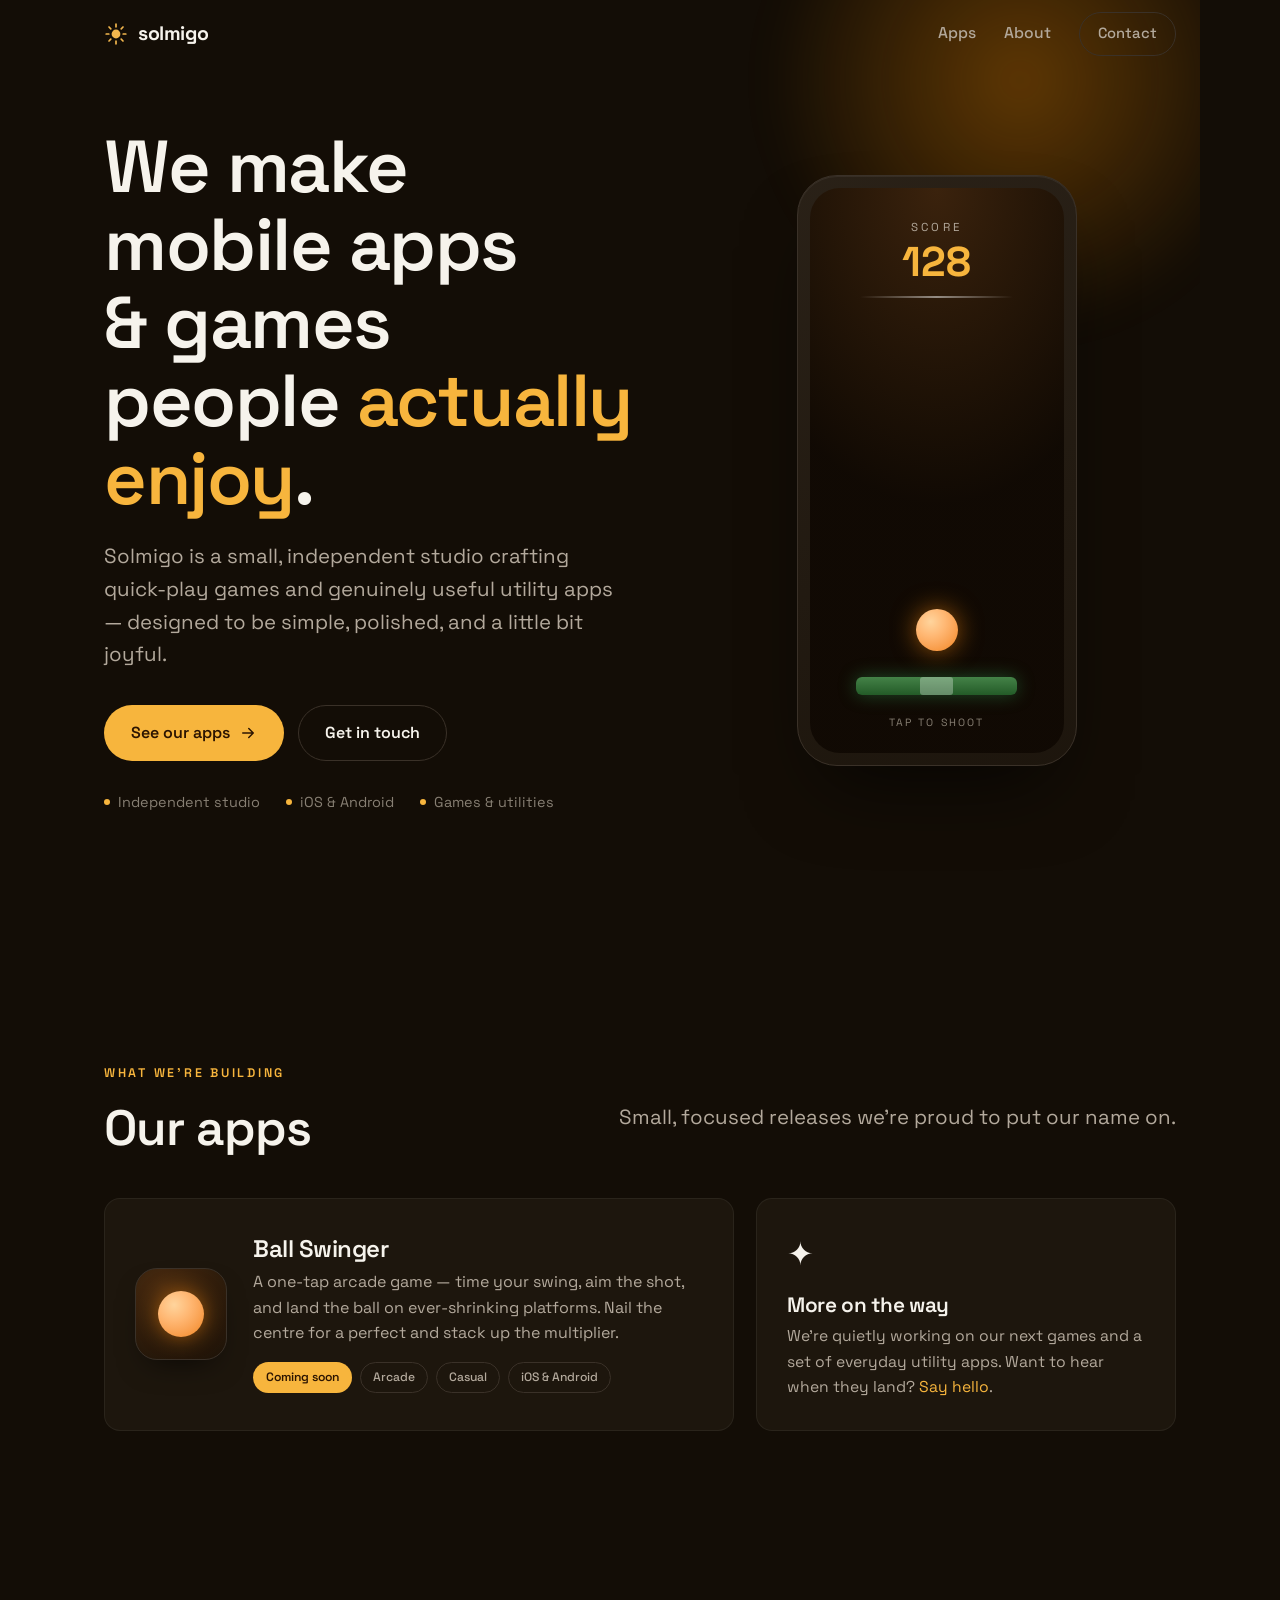
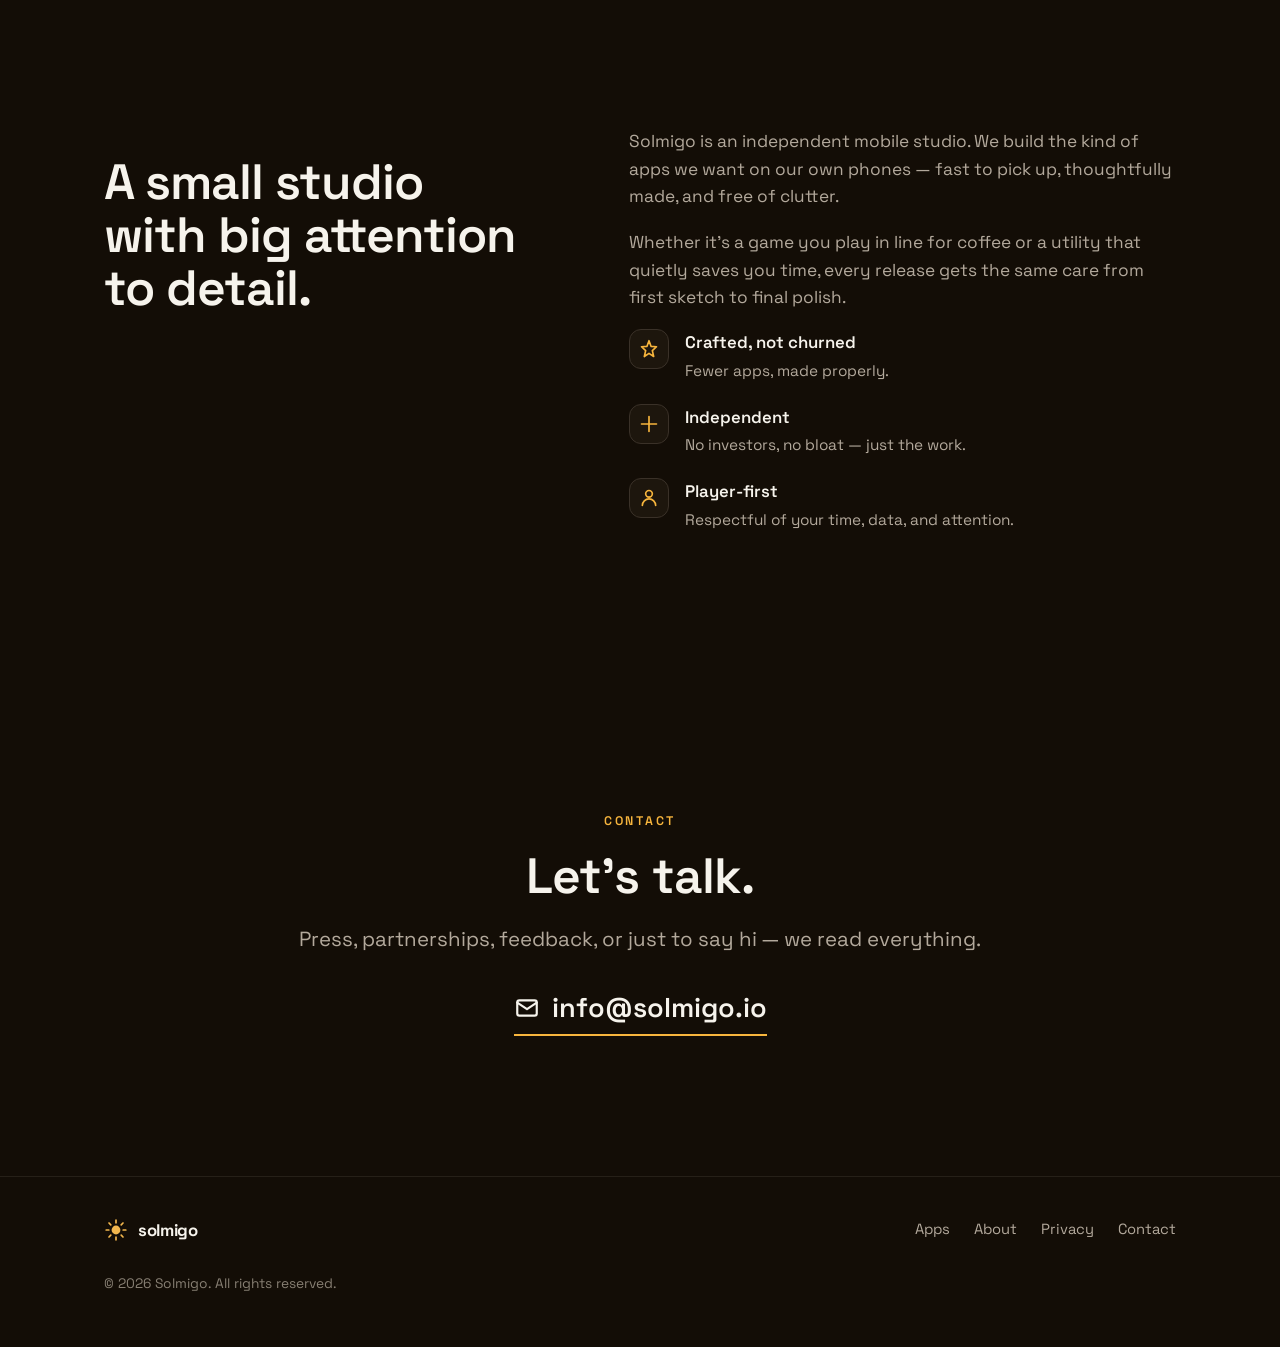
<file: index.html>
<!DOCTYPE html>
<html lang="en">
<head>
  <meta charset="UTF-8" />
  <meta name="viewport" content="width=device-width, initial-scale=1.0" />
  <title>Solmigo — Mobile app &amp; game studio</title>
  <meta name="description" content="Solmigo is an independent mobile studio building simple, polished games and useful utility apps for iOS and Android." />
  <link rel="canonical" href="https://solmigo.io/" />

  <!-- Open Graph / social -->
  <meta property="og:type" content="website" />
  <meta property="og:site_name" content="Solmigo" />
  <meta property="og:title" content="Solmigo — Mobile app &amp; game studio" />
  <meta property="og:description" content="An independent mobile studio building simple, polished games and useful utility apps." />
  <meta property="og:url" content="https://solmigo.io/" />
  <meta property="og:image" content="https://solmigo.io/assets/img/og.png" />
  <meta name="twitter:card" content="summary_large_image" />

  <link rel="icon" href="favicon.svg" type="image/svg+xml" />
  <link rel="apple-touch-icon" href="assets/img/apple-touch-icon.png" />

  <!-- Fonts -->
  <link rel="preconnect" href="https://fonts.googleapis.com" />
  <link rel="preconnect" href="https://fonts.gstatic.com" crossorigin />
  <link href="https://fonts.googleapis.com/css2?family=Space+Grotesk:wght@400;500;600;700&display=swap" rel="stylesheet" />
  <link rel="stylesheet" href="styles.css" />

  <script type="application/ld+json">
  {
    "@context": "https://schema.org",
    "@type": "Organization",
    "name": "Solmigo",
    "url": "https://solmigo.io",
    "description": "Independent mobile studio building games and utility apps.",
    "email": "info@solmigo.io"
  }
  </script>
</head>
<body>

  <!-- Nav -->
  <header class="nav" id="nav">
    <div class="wrap nav-inner">
      <a href="#top" class="brand" aria-label="Solmigo home">
        <svg class="sun" viewBox="0 0 24 24" fill="none" aria-hidden="true">
          <circle cx="12" cy="12" r="4.4" fill="#f2b64d"/>
          <g stroke="#f2b64d" stroke-width="1.7" stroke-linecap="round">
            <path d="M12 2.2v2.6M12 19.2v2.6M2.2 12h2.6M19.2 12h2.6M5 5l1.8 1.8M17.2 17.2 19 19M19 5l-1.8 1.8M6.8 17.2 5 19"/>
          </g>
        </svg>
        solmigo
      </a>
      <nav class="nav-links">
        <a href="#apps" class="nav-apps">Apps</a>
        <a href="#about">About</a>
        <a href="mailto:info@solmigo.io" class="btn btn-ghost">Contact</a>
      </nav>
    </div>
  </header>

  <main id="top">

    <!-- Hero -->
    <section class="hero wrap" aria-labelledby="hero-title">
      <div class="hero-grid">
        <div class="hero-copy">
          <h1 id="hero-title" class="h-lead reveal">
            We make mobile apps<br />&amp; games people <span class="accent-word">actually enjoy</span>.
          </h1>
          <p class="lede reveal d1">
            Solmigo is a small, independent studio crafting quick-play games and
            genuinely useful utility apps — designed to be simple, polished, and
            a little bit joyful.
          </p>
          <div class="hero-cta reveal d2">
            <a href="#apps" class="btn btn-primary">
              See our apps
              <svg viewBox="0 0 24 24" fill="none" stroke="currentColor" stroke-width="2" stroke-linecap="round" stroke-linejoin="round"><path d="M5 12h14M13 6l6 6-6 6"/></svg>
            </a>
            <a href="mailto:info@solmigo.io" class="btn btn-ghost">Get in touch</a>
          </div>
          <div class="hero-meta reveal d2">
            <span><i class="dot"></i> Independent studio</span>
            <span><i class="dot"></i> iOS &amp; Android</span>
            <span><i class="dot"></i> Games &amp; utilities</span>
          </div>
        </div>

        <!-- Featured app: Ball Swinger (CSS scene) -->
        <div class="phone-wrap reveal d1">
          <div class="phone" role="img" aria-label="Ball Swinger gameplay preview">
            <div class="phone-screen">
              <div class="ps-score">SCORE</div>
              <div class="ps-num">128</div>
              <div class="ps-rule"></div>
              <div class="ps-ball"></div>
              <div class="ps-platform"></div>
              <div class="ps-tap">Tap to shoot</div>
            </div>
          </div>
        </div>
      </div>
    </section>

    <!-- Apps -->
    <section id="apps" class="section-pad">
      <div class="wrap">
        <div class="apps-head">
          <div>
            <p class="eyebrow reveal">What we're building</p>
            <h2 class="h-sec reveal">Our apps</h2>
          </div>
          <p class="lede reveal d1">Small, focused releases we're proud to put our name on.</p>
        </div>

        <div class="apps-grid">
          <!-- Ball Swinger spotlight -->
          <article class="card app-feature reveal">
            <div class="app-icon" aria-hidden="true"><div class="ball"></div></div>
            <div class="app-body">
              <h3>Ball Swinger</h3>
              <p>A one-tap arcade game — time your swing, aim the shot, and land the ball on ever-shrinking platforms. Nail the centre for a perfect and stack up the multiplier.</p>
              <div class="tag-row">
                <span class="tag tag-live">Coming soon</span>
                <span class="tag">Arcade</span>
                <span class="tag">Casual</span>
                <span class="tag">iOS &amp; Android</span>
              </div>
            </div>
          </article>

          <!-- More coming -->
          <article class="card app-soon reveal d1">
            <div class="soon-mark" aria-hidden="true">✦</div>
            <h3>More on the way</h3>
            <p>We're quietly working on our next games and a set of everyday utility apps. Want to hear when they land? <a href="mailto:info@solmigo.io" style="color:var(--accent)">Say hello</a>.</p>
          </article>
        </div>
      </div>
    </section>

    <!-- About -->
    <section id="about" class="section-pad about">
      <div class="wrap about-grid">
        <div>
          <p class="eyebrow reveal">About</p>
          <h2 class="h-sec reveal">A small studio<br />with big attention<br />to detail.</h2>
        </div>
        <div class="reveal d1">
          <p>Solmigo is an independent mobile studio. We build the kind of apps we want on our own phones — fast to pick up, thoughtfully made, and free of clutter.</p>
          <p>Whether it's a game you play in line for coffee or a utility that quietly saves you time, every release gets the same care from first sketch to final polish.</p>
          <ul class="values">
            <li>
              <span class="v-mark"><svg viewBox="0 0 24 24" fill="none" stroke="currentColor" stroke-width="2" stroke-linecap="round" stroke-linejoin="round"><path d="M12 2l2.4 6.8L21 9.3l-5 4.6L17.6 21 12 17.3 6.4 21 8 13.9 3 9.3l6.6-.5z"/></svg></span>
              <div><h4>Crafted, not churned</h4><p>Fewer apps, made properly.</p></div>
            </li>
            <li>
              <span class="v-mark"><svg viewBox="0 0 24 24" fill="none" stroke="currentColor" stroke-width="2" stroke-linecap="round" stroke-linejoin="round"><path d="M3 12h18M12 3v18"/></svg></span>
              <div><h4>Independent</h4><p>No investors, no bloat — just the work.</p></div>
            </li>
            <li>
              <span class="v-mark"><svg viewBox="0 0 24 24" fill="none" stroke="currentColor" stroke-width="2" stroke-linecap="round" stroke-linejoin="round"><path d="M20 21a8 8 0 1 0-16 0M12 11a4 4 0 1 0 0-8 4 4 0 0 0 0 8z"/></svg></span>
              <div><h4>Player-first</h4><p>Respectful of your time, data, and attention.</p></div>
            </li>
          </ul>
        </div>
      </div>
    </section>

    <!-- Contact -->
    <section id="contact" class="section-pad contact">
      <div class="wrap">
        <p class="eyebrow reveal">Contact</p>
        <h2 class="h-sec reveal">Let's talk.</h2>
        <p class="lede reveal d1">Press, partnerships, feedback, or just to say hi — we read everything.</p>
        <a href="mailto:info@solmigo.io" class="mail-btn reveal d1">
          <svg viewBox="0 0 24 24" width="26" height="26" fill="none" stroke="currentColor" stroke-width="2" stroke-linecap="round" stroke-linejoin="round" aria-hidden="true"><rect x="3" y="5" width="18" height="14" rx="2"/><path d="m3 7 9 6 9-6"/></svg>
          info@solmigo.io
        </a>
      </div>
    </section>
  </main>

  <!-- Footer -->
  <footer class="foot">
    <div class="wrap foot-inner">
      <a href="#top" class="brand">
        <svg class="sun" viewBox="0 0 24 24" fill="none" aria-hidden="true">
          <circle cx="12" cy="12" r="4.4" fill="#f2b64d"/>
          <g stroke="#f2b64d" stroke-width="1.7" stroke-linecap="round">
            <path d="M12 2.2v2.6M12 19.2v2.6M2.2 12h2.6M19.2 12h2.6M5 5l1.8 1.8M17.2 17.2 19 19M19 5l-1.8 1.8M6.8 17.2 5 19"/>
          </g>
        </svg>
        solmigo
      </a>
      <nav class="foot-links">
        <a href="#apps">Apps</a>
        <a href="#about">About</a>
        <a href="privacy.html">Privacy</a>
        <a href="mailto:info@solmigo.io">Contact</a>
      </nav>
      <p class="foot-copy">© <span id="year">2026</span> Solmigo. All rights reserved.</p>
    </div>
  </footer>

  <script>
    // Nav solidifies on scroll
    var nav = document.getElementById('nav');
    var onScroll = function () { nav.classList.toggle('scrolled', window.scrollY > 12); };
    onScroll(); window.addEventListener('scroll', onScroll, { passive: true });

    // Year
    document.getElementById('year').textContent = new Date().getFullYear();

    // Scroll reveal
    var reduce = window.matchMedia('(prefers-reduced-motion: reduce)').matches;
    var items = document.querySelectorAll('.reveal');
    if (reduce || !('IntersectionObserver' in window)) {
      items.forEach(function (el) { el.classList.add('in'); });
    } else {
      var io = new IntersectionObserver(function (entries) {
        entries.forEach(function (e) { if (e.isIntersecting) { e.target.classList.add('in'); io.unobserve(e.target); } });
      }, { threshold: 0.12, rootMargin: '0px 0px -8% 0px' });
      items.forEach(function (el) { io.observe(el); });
    }
  </script>
</body>
</html>
</file>
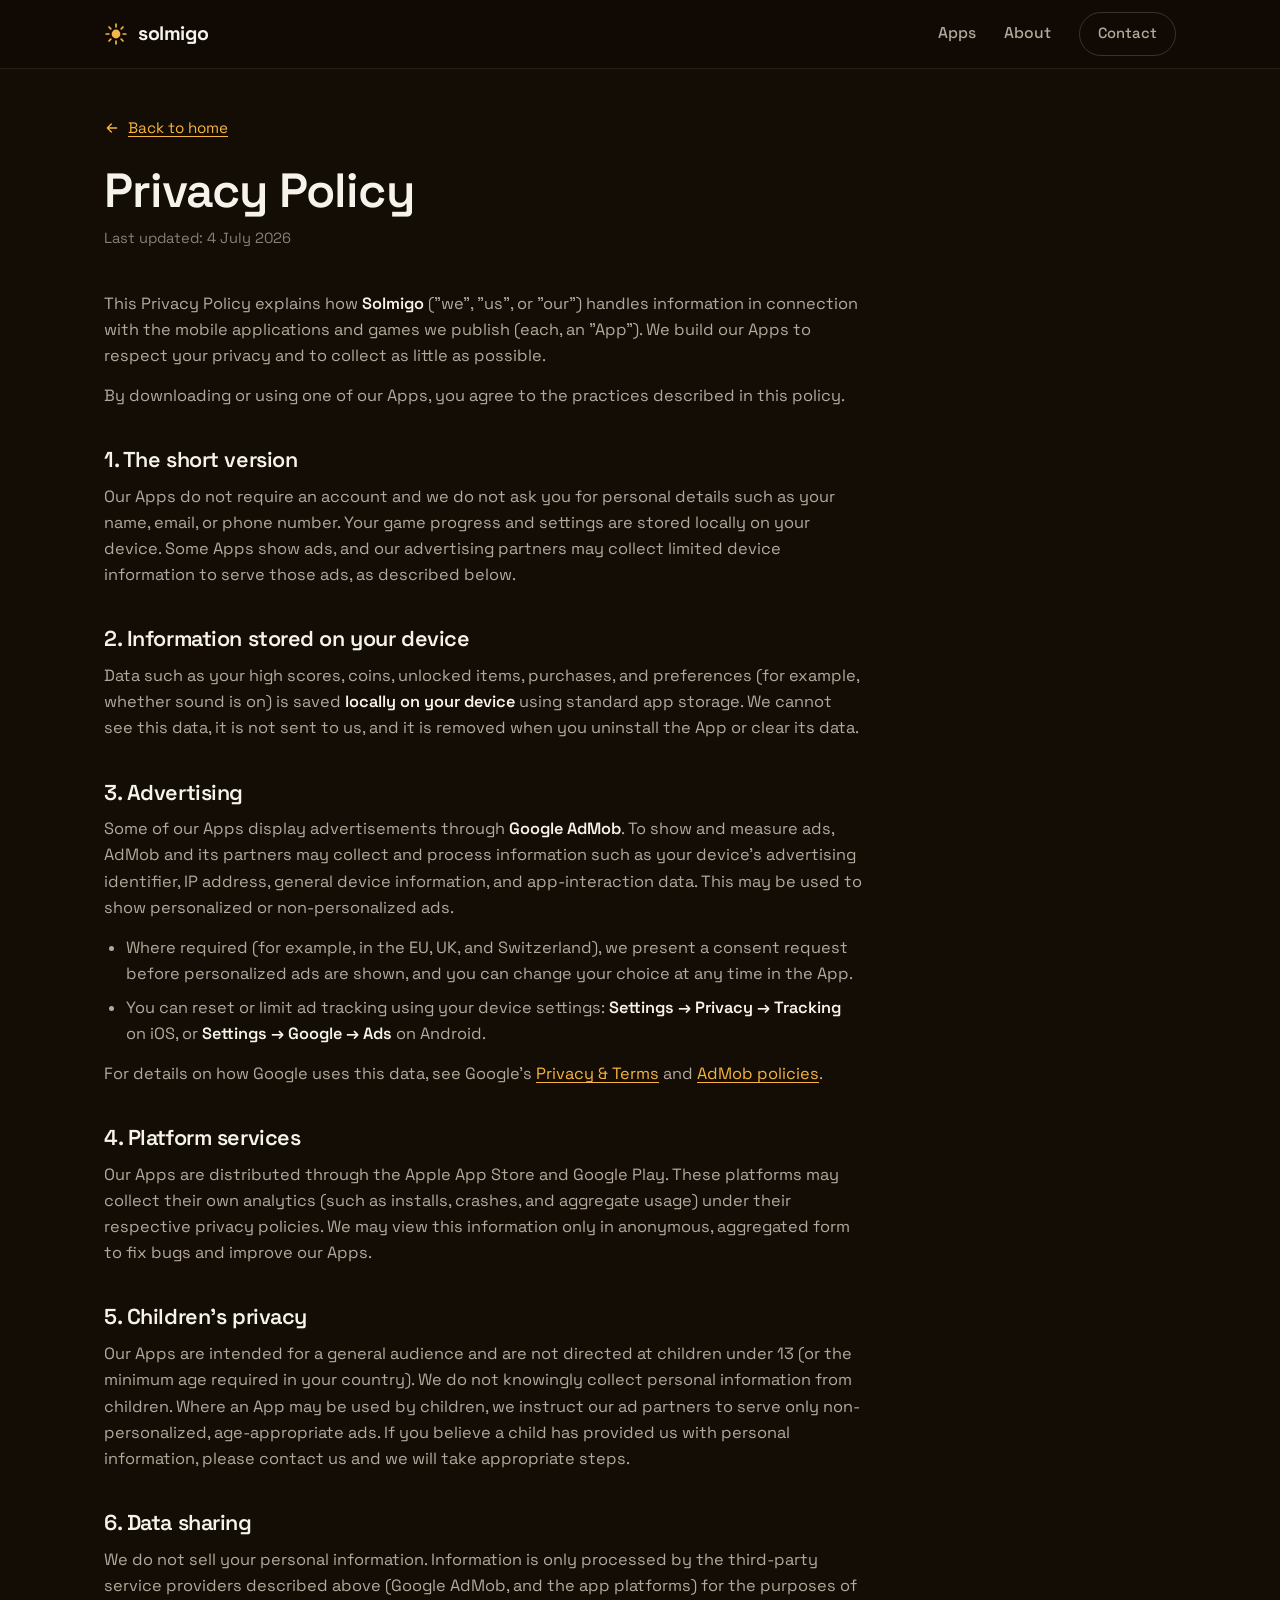
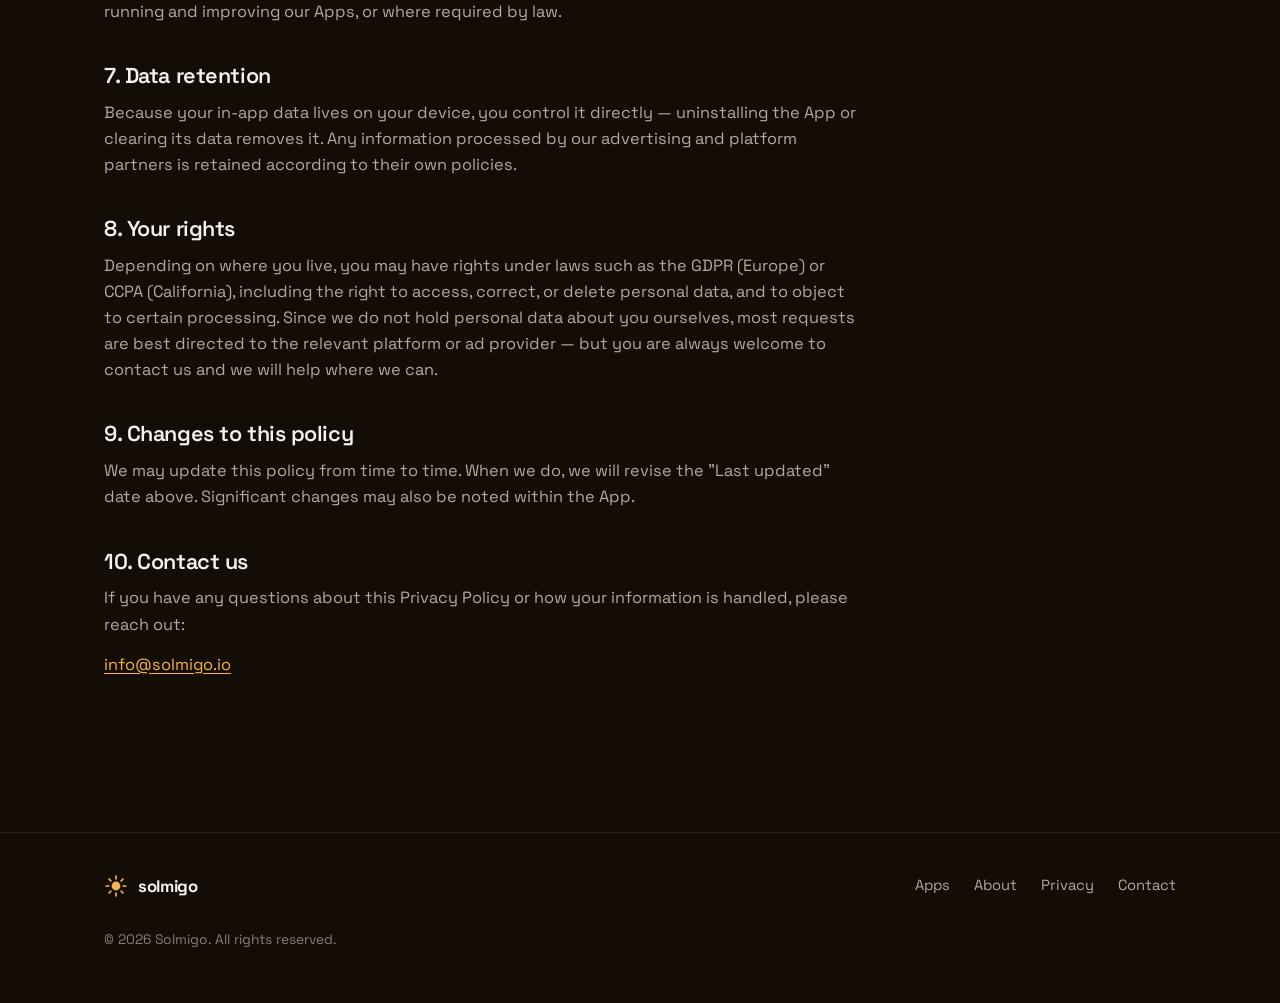
<file: privacy.html>
<!DOCTYPE html>
<html lang="en">
<head>
  <meta charset="UTF-8" />
  <meta name="viewport" content="width=device-width, initial-scale=1.0" />
  <title>Privacy Policy — Solmigo</title>
  <meta name="description" content="Privacy policy for Solmigo's mobile apps and games, including data collection, advertising, and your rights." />
  <link rel="canonical" href="https://solmigo.io/privacy.html" />
  <meta name="robots" content="index, follow" />

  <link rel="icon" href="favicon.svg" type="image/svg+xml" />
  <link rel="preconnect" href="https://fonts.googleapis.com" />
  <link rel="preconnect" href="https://fonts.gstatic.com" crossorigin />
  <link href="https://fonts.googleapis.com/css2?family=Space+Grotesk:wght@400;500;600;700&display=swap" rel="stylesheet" />
  <link rel="stylesheet" href="styles.css" />
</head>
<body>

  <header class="nav scrolled" id="nav">
    <div class="wrap nav-inner">
      <a href="index.html" class="brand" aria-label="Solmigo home">
        <svg class="sun" viewBox="0 0 24 24" fill="none" aria-hidden="true">
          <circle cx="12" cy="12" r="4.4" fill="#f2b64d"/>
          <g stroke="#f2b64d" stroke-width="1.7" stroke-linecap="round">
            <path d="M12 2.2v2.6M12 19.2v2.6M2.2 12h2.6M19.2 12h2.6M5 5l1.8 1.8M17.2 17.2 19 19M19 5l-1.8 1.8M6.8 17.2 5 19"/>
          </g>
        </svg>
        solmigo
      </a>
      <nav class="nav-links">
        <a href="index.html#apps" class="nav-apps">Apps</a>
        <a href="index.html#about">About</a>
        <a href="mailto:info@solmigo.io" class="btn btn-ghost">Contact</a>
      </nav>
    </div>
  </header>

  <main class="legal wrap section-pad">
    <div class="legal-wrap">
      <a href="index.html" class="back-home">
        <svg viewBox="0 0 24 24" fill="none" stroke="currentColor" stroke-width="2" stroke-linecap="round" stroke-linejoin="round"><path d="M19 12H5M11 6l-6 6 6 6"/></svg>
        Back to home
      </a>

      <h1>Privacy Policy</h1>
      <p class="updated">Last updated: 4 July 2026</p>

      <p>This Privacy Policy explains how <strong>Solmigo</strong> ("we", "us", or "our") handles information in connection with the mobile applications and games we publish (each, an "App"). We build our Apps to respect your privacy and to collect as little as possible.</p>

      <p>By downloading or using one of our Apps, you agree to the practices described in this policy.</p>

      <h2>1. The short version</h2>
      <p>Our Apps do not require an account and we do not ask you for personal details such as your name, email, or phone number. Your game progress and settings are stored locally on your device. Some Apps show ads, and our advertising partners may collect limited device information to serve those ads, as described below.</p>

      <h2>2. Information stored on your device</h2>
      <p>Data such as your high scores, coins, unlocked items, purchases, and preferences (for example, whether sound is on) is saved <strong>locally on your device</strong> using standard app storage. We cannot see this data, it is not sent to us, and it is removed when you uninstall the App or clear its data.</p>

      <h2>3. Advertising</h2>
      <p>Some of our Apps display advertisements through <strong>Google AdMob</strong>. To show and measure ads, AdMob and its partners may collect and process information such as your device's advertising identifier, IP address, general device information, and app-interaction data. This may be used to show personalized or non-personalized ads.</p>
      <ul>
        <li>Where required (for example, in the EU, UK, and Switzerland), we present a consent request before personalized ads are shown, and you can change your choice at any time in the App.</li>
        <li>You can reset or limit ad tracking using your device settings: <strong>Settings → Privacy → Tracking</strong> on iOS, or <strong>Settings → Google → Ads</strong> on Android.</li>
      </ul>
      <p>For details on how Google uses this data, see Google's <a href="https://policies.google.com/technologies/partner-sites" target="_blank" rel="noopener">Privacy &amp; Terms</a> and <a href="https://support.google.com/admob/answer/6128543" target="_blank" rel="noopener">AdMob policies</a>.</p>

      <h2>4. Platform services</h2>
      <p>Our Apps are distributed through the Apple App Store and Google Play. These platforms may collect their own analytics (such as installs, crashes, and aggregate usage) under their respective privacy policies. We may view this information only in anonymous, aggregated form to fix bugs and improve our Apps.</p>

      <h2>5. Children's privacy</h2>
      <p>Our Apps are intended for a general audience and are not directed at children under 13 (or the minimum age required in your country). We do not knowingly collect personal information from children. Where an App may be used by children, we instruct our ad partners to serve only non-personalized, age-appropriate ads. If you believe a child has provided us with personal information, please contact us and we will take appropriate steps.</p>

      <h2>6. Data sharing</h2>
      <p>We do not sell your personal information. Information is only processed by the third-party service providers described above (Google AdMob, and the app platforms) for the purposes of running and improving our Apps, or where required by law.</p>

      <h2>7. Data retention</h2>
      <p>Because your in-app data lives on your device, you control it directly — uninstalling the App or clearing its data removes it. Any information processed by our advertising and platform partners is retained according to their own policies.</p>

      <h2>8. Your rights</h2>
      <p>Depending on where you live, you may have rights under laws such as the GDPR (Europe) or CCPA (California), including the right to access, correct, or delete personal data, and to object to certain processing. Since we do not hold personal data about you ourselves, most requests are best directed to the relevant platform or ad provider — but you are always welcome to contact us and we will help where we can.</p>

      <h2>9. Changes to this policy</h2>
      <p>We may update this policy from time to time. When we do, we will revise the "Last updated" date above. Significant changes may also be noted within the App.</p>

      <h2>10. Contact us</h2>
      <p>If you have any questions about this Privacy Policy or how your information is handled, please reach out:</p>
      <p><a href="mailto:info@solmigo.io">info@solmigo.io</a></p>
    </div>
  </main>

  <footer class="foot">
    <div class="wrap foot-inner">
      <a href="index.html" class="brand">
        <svg class="sun" viewBox="0 0 24 24" fill="none" aria-hidden="true">
          <circle cx="12" cy="12" r="4.4" fill="#f2b64d"/>
          <g stroke="#f2b64d" stroke-width="1.7" stroke-linecap="round">
            <path d="M12 2.2v2.6M12 19.2v2.6M2.2 12h2.6M19.2 12h2.6M5 5l1.8 1.8M17.2 17.2 19 19M19 5l-1.8 1.8M6.8 17.2 5 19"/>
          </g>
        </svg>
        solmigo
      </a>
      <nav class="foot-links">
        <a href="index.html#apps">Apps</a>
        <a href="index.html#about">About</a>
        <a href="privacy.html">Privacy</a>
        <a href="mailto:info@solmigo.io">Contact</a>
      </nav>
      <p class="foot-copy">© <span id="year">2026</span> Solmigo. All rights reserved.</p>
    </div>
  </footer>

  <script>
    document.getElementById('year').textContent = new Date().getFullYear();
  </script>
</body>
</html>
</file>
<file: styles.css>
/* ============================================================
   Solmigo — studio site
   Warm-dark, single amber accent, Space Grotesk. Product-utility
   register (iyron preset #12). No gradient text, no glassmorphism,
   no eyebrow-dots, no EST badge, 60/30/10 accent discipline.
   ============================================================ */

:root {
  /* Warm near-black scale (tinted toward amber hue ~70) */
  --bg:        oklch(0.165 0.018 70);
  --bg-2:      oklch(0.205 0.020 70);
  --bg-3:      oklch(0.255 0.022 70);
  --line:      oklch(0.320 0.020 70);
  --line-soft: oklch(0.300 0.016 70 / 0.6);

  --text:  oklch(0.965 0.010 85);
  --muted: oklch(0.740 0.022 78);
  --faint: oklch(0.600 0.020 78);

  /* Accent — "sol" / sun, cohesive with the Ball Swinger game */
  --accent:      oklch(0.815 0.150 78);
  --accent-deep: oklch(0.720 0.170 58);
  --accent-ink:  oklch(0.220 0.060 70);

  --radius: 16px;
  --radius-sm: 10px;
  --ease: cubic-bezier(0.16, 1, 0.3, 1);
  --maxw: 1120px;

  --font: "Space Grotesk", system-ui, -apple-system, Segoe UI, Roboto, sans-serif;
}

*, *::before, *::after { box-sizing: border-box; }

html { scroll-behavior: smooth; }
@media (prefers-reduced-motion: reduce) { html { scroll-behavior: auto; } }

body {
  margin: 0;
  background: var(--bg);
  color: var(--text);
  font-family: var(--font);
  font-weight: 400;
  line-height: 1.6;
  -webkit-font-smoothing: antialiased;
  text-rendering: optimizeLegibility;
  overflow-x: hidden;
}

a { color: inherit; text-decoration: none; }
img { max-width: 100%; display: block; }
::selection { background: var(--accent); color: var(--accent-ink); }

/* ---- Layout ---- */
.wrap { width: 100%; max-width: var(--maxw); margin-inline: auto; padding-inline: 24px; }
section { position: relative; }
.section-pad { padding-block: clamp(72px, 12vw, 140px); }

.eyebrow {
  font-size: 0.78rem;
  letter-spacing: 0.22em;
  text-transform: uppercase;
  font-weight: 600;
  color: var(--accent);
  margin: 0 0 18px;
}

h1, h2, h3 { font-weight: 600; line-height: 1.06; letter-spacing: -0.02em; margin: 0; }

.h-lead { font-size: clamp(2.6rem, 7vw, 4.6rem); }
.h-sec  { font-size: clamp(2rem, 4.5vw, 3.1rem); }
.lede   { color: var(--muted); font-size: clamp(1.05rem, 2vw, 1.28rem); max-width: 54ch; }

/* ---- Buttons ---- */
.btn {
  --pad-y: 14px;
  display: inline-flex; align-items: center; gap: 9px;
  padding: var(--pad-y) 26px;
  border-radius: 999px;
  font-family: var(--font);
  font-size: 1rem; font-weight: 600;
  cursor: pointer; border: 1px solid transparent;
  transition: transform .35s var(--ease), background .25s var(--ease),
              border-color .25s var(--ease), color .25s var(--ease);
}
.btn svg { width: 18px; height: 18px; }
.btn-primary { background: var(--accent); color: var(--accent-ink); }
.btn-primary:hover { transform: translateY(-2px); background: oklch(0.86 0.15 80); }
.btn-ghost { background: transparent; color: var(--text); border-color: var(--line); }
.btn-ghost:hover { transform: translateY(-2px); border-color: var(--accent); color: var(--accent); }

/* ---- Nav ---- */
.nav {
  position: fixed; inset: 0 0 auto 0; z-index: 50;
  transition: background .3s var(--ease), border-color .3s var(--ease);
  border-bottom: 1px solid transparent;
}
.nav.scrolled { background: oklch(0.155 0.018 70 / 0.94); border-bottom-color: var(--line-soft); }
.nav-inner { display: flex; align-items: center; justify-content: space-between; height: 68px; }
.brand { display: inline-flex; align-items: center; gap: 10px; font-weight: 700; font-size: 1.22rem; letter-spacing: -0.02em; }
.brand .sun { width: 24px; height: 24px; flex: none; }
.nav-links { display: flex; align-items: center; gap: 28px; }
.nav-links a { color: var(--muted); font-weight: 500; font-size: 0.98rem; transition: color .2s var(--ease); }
.nav-links a:hover { color: var(--text); }
.nav-links .btn { padding: 9px 18px; font-size: 0.92rem; }

/* ---- Hero ---- */
.hero { padding-top: 128px; padding-bottom: clamp(60px, 9vw, 110px); overflow: hidden; }
.hero::before {
  content: ""; position: absolute; z-index: 0;
  width: 720px; height: 720px; top: -280px; right: -180px;
  background: radial-gradient(closest-side, oklch(0.72 0.17 62 / 0.35), transparent 70%);
  filter: blur(20px); pointer-events: none;
}
.hero-grid {
  position: relative; z-index: 1;
  display: grid; grid-template-columns: 1.05fr 0.95fr; gap: clamp(32px, 5vw, 72px);
  align-items: center;
}
.hero h1 { margin-bottom: 22px; }
.hero .accent-word { color: var(--accent); }
.hero-cta { display: flex; flex-wrap: wrap; gap: 14px; margin-top: 34px; }
.hero-meta { margin-top: 30px; display: flex; gap: 26px; flex-wrap: wrap; color: var(--faint); font-size: 0.9rem; }
.hero-meta span { display: inline-flex; align-items: center; gap: 8px; }
.hero-meta .dot { width: 6px; height: 6px; border-radius: 50%; background: var(--accent); }

/* ---- Phone mock (CSS scene mirrors the actual game HUD) ---- */
.phone-wrap { display: grid; place-items: center; }
.phone {
  position: relative; width: min(280px, 78vw); aspect-ratio: 9 / 19;
  border-radius: 40px; padding: 12px;
  background: linear-gradient(160deg, var(--bg-3), var(--bg-2));
  border: 1px solid var(--line);
  box-shadow: 0 40px 80px -30px oklch(0 0 0 / 0.7), inset 0 1px 0 oklch(1 0 0 / 0.06);
}
.phone-screen {
  height: 100%; border-radius: 30px; overflow: hidden; position: relative;
  background: radial-gradient(120% 80% at 50% 0%, oklch(0.28 0.05 60), oklch(0.15 0.02 70) 70%);
  display: flex; flex-direction: column; align-items: center;
  padding: 30px 18px 22px; text-align: center;
}
.ps-score { font-size: 0.72rem; letter-spacing: 0.28em; color: var(--muted); }
.ps-num { font-size: 2.6rem; font-weight: 700; color: var(--accent); line-height: 1; margin-top: 4px; }
.ps-rule { width: 70%; height: 2px; margin: 14px 0 auto;
  background: linear-gradient(90deg, transparent, oklch(1 0 0 / 0.5), transparent); }
.ps-ball {
  width: 42px; height: 42px; border-radius: 50%;
  background: radial-gradient(circle at 35% 30%, oklch(0.9 0.09 70), var(--accent-deep));
  box-shadow: 0 0 24px oklch(0.72 0.17 58 / 0.6); margin-bottom: 26px;
}
.ps-platform {
  width: 74%; height: 18px; border-radius: 6px; position: relative;
  background: linear-gradient(180deg, oklch(0.55 0.11 145), oklch(0.42 0.10 145));
  box-shadow: 0 0 18px oklch(0.6 0.14 150 / 0.45);
}
.ps-platform::after {
  content: ""; position: absolute; inset: 0; margin: auto; width: 20%; height: 100%;
  background: oklch(1 0 0 / 0.3); border-radius: 3px;
}
.ps-tap { margin-top: 20px; font-size: 0.66rem; letter-spacing: 0.2em; color: var(--faint); text-transform: uppercase; }

/* ---- Apps ---- */
.apps-head { display: flex; align-items: end; justify-content: space-between; gap: 24px; flex-wrap: wrap; margin-bottom: 44px; }
.apps-grid { display: grid; grid-template-columns: 1.5fr 1fr; gap: 22px; }

.card {
  background: var(--bg-2); border: 1px solid var(--line-soft);
  border-radius: var(--radius); padding: 30px;
  transition: transform .4s var(--ease), border-color .3s var(--ease);
}
.card:hover { transform: translateY(-4px); border-color: var(--line); }

.app-feature { display: flex; gap: 26px; align-items: center; }
.app-icon {
  width: 92px; height: 92px; flex: none; border-radius: 22px;
  background: radial-gradient(130% 120% at 30% 20%, oklch(0.32 0.06 60), oklch(0.17 0.02 70));
  border: 1px solid var(--line);
  display: grid; place-items: center; box-shadow: 0 14px 30px -14px oklch(0 0 0 / 0.7);
}
.app-icon .ball {
  width: 46px; height: 46px; border-radius: 50%;
  background: radial-gradient(circle at 35% 30%, oklch(0.9 0.09 70), var(--accent-deep));
  box-shadow: 0 0 20px oklch(0.72 0.17 58 / 0.55);
}
.app-body h3 { font-size: 1.5rem; margin-bottom: 8px; }
.app-body p { color: var(--muted); margin: 0 0 16px; }
.tag-row { display: flex; flex-wrap: wrap; gap: 8px; }
.tag {
  font-size: 0.76rem; font-weight: 500; color: var(--muted);
  padding: 5px 12px; border-radius: 999px; border: 1px solid var(--line);
}
.tag-live { color: var(--accent-ink); background: var(--accent); border-color: transparent; font-weight: 600; }

.app-soon { display: flex; flex-direction: column; justify-content: center; text-align: left; }
.app-soon .soon-mark { font-size: 2rem; margin-bottom: 14px; }
.app-soon h3 { font-size: 1.3rem; margin-bottom: 8px; }
.app-soon p { color: var(--muted); margin: 0; font-size: 0.98rem; }

/* ---- About ---- */
.about-grid { display: grid; grid-template-columns: 0.9fr 1.1fr; gap: clamp(32px, 6vw, 80px); align-items: start; }
.about p { color: var(--muted); font-size: 1.08rem; }
.about p + p { margin-top: 18px; }
.values { list-style: none; margin: 0; padding: 0; display: grid; gap: 20px; }
.values li { display: flex; gap: 16px; align-items: flex-start; }
.values .v-mark { flex: none; width: 40px; height: 40px; border-radius: 12px; display: grid; place-items: center;
  background: var(--bg-2); border: 1px solid var(--line); color: var(--accent); }
.values .v-mark svg { width: 20px; height: 20px; }
.values h4 { margin: 0 0 3px; font-size: 1.05rem; font-weight: 600; }
.values p { margin: 0; font-size: 0.96rem; }

/* ---- Contact ---- */
.contact { text-align: center; }
.contact .h-sec { margin-bottom: 16px; }
.contact .lede { margin-inline: auto; margin-bottom: 30px; }
.mail-btn {
  display: inline-flex; align-items: center; gap: 12px;
  font-size: clamp(1.2rem, 3vw, 1.7rem); font-weight: 600; color: var(--text);
  padding-bottom: 4px; border-bottom: 2px solid var(--accent);
  transition: color .25s var(--ease);
}
.mail-btn:hover { color: var(--accent); }

/* ---- Footer ---- */
.foot { border-top: 1px solid var(--line-soft); padding-block: 40px; }
.foot-inner { display: flex; align-items: center; justify-content: space-between; gap: 20px; flex-wrap: wrap; }
.foot .brand { font-size: 1.05rem; }
.foot-links { display: flex; gap: 24px; }
.foot-links a { color: var(--muted); font-size: 0.92rem; transition: color .2s var(--ease); }
.foot-links a:hover { color: var(--accent); }
.foot-copy { color: var(--faint); font-size: 0.86rem; width: 100%; margin-top: 8px; }

/* ---- Reveal motion ---- */
.reveal { opacity: 0; transform: translateY(18px); transition: opacity .7s var(--ease), transform .7s var(--ease); }
.reveal.in { opacity: 1; transform: none; }
.reveal.d1 { transition-delay: .08s; }
.reveal.d2 { transition-delay: .16s; }
@media (prefers-reduced-motion: reduce) {
  .reveal { opacity: 1; transform: none; transition: none; }
  .btn:hover, .card:hover, .btn-primary:hover, .btn-ghost:hover { transform: none; }
}

/* ---- Legal / prose (privacy page) ---- */
.legal { padding-top: 116px; }
.legal-wrap { max-width: 760px; }
.legal h1 { font-size: clamp(2.1rem, 5vw, 3rem); margin-bottom: 10px; }
.legal .updated { color: var(--faint); font-size: 0.92rem; margin-bottom: 40px; }
.legal h2 { font-size: 1.35rem; margin: 40px 0 12px; }
.legal p, .legal li { color: var(--muted); font-size: 1.02rem; }
.legal p { margin: 0 0 14px; }
.legal ul { margin: 0 0 14px; padding-left: 22px; display: grid; gap: 8px; }
.legal a { color: var(--accent); text-decoration: underline; text-underline-offset: 3px; }
.legal strong { color: var(--text); font-weight: 600; }
.back-home { display: inline-flex; align-items: center; gap: 8px; color: var(--muted); font-size: 0.95rem; margin-bottom: 26px; transition: color .2s var(--ease); }
.back-home:hover { color: var(--accent); }
.back-home svg { width: 16px; height: 16px; }

/* ---- Responsive ---- */
@media (max-width: 860px) {
  .hero-grid { grid-template-columns: 1fr; }
  .phone-wrap { order: -1; margin-bottom: 10px; }
  .apps-grid { grid-template-columns: 1fr; }
  .about-grid { grid-template-columns: 1fr; }
  .app-feature { flex-direction: column; text-align: center; align-items: center; }
  .tag-row { justify-content: center; }
}
@media (max-width: 560px) {
  .nav-links { gap: 16px; }
  .nav-links a:not(.btn) { display: none; }
  .nav-links a.nav-apps { display: inline; }
  .hero-meta { gap: 16px; }
  .app-feature { padding: 4px; }
}
</file>
